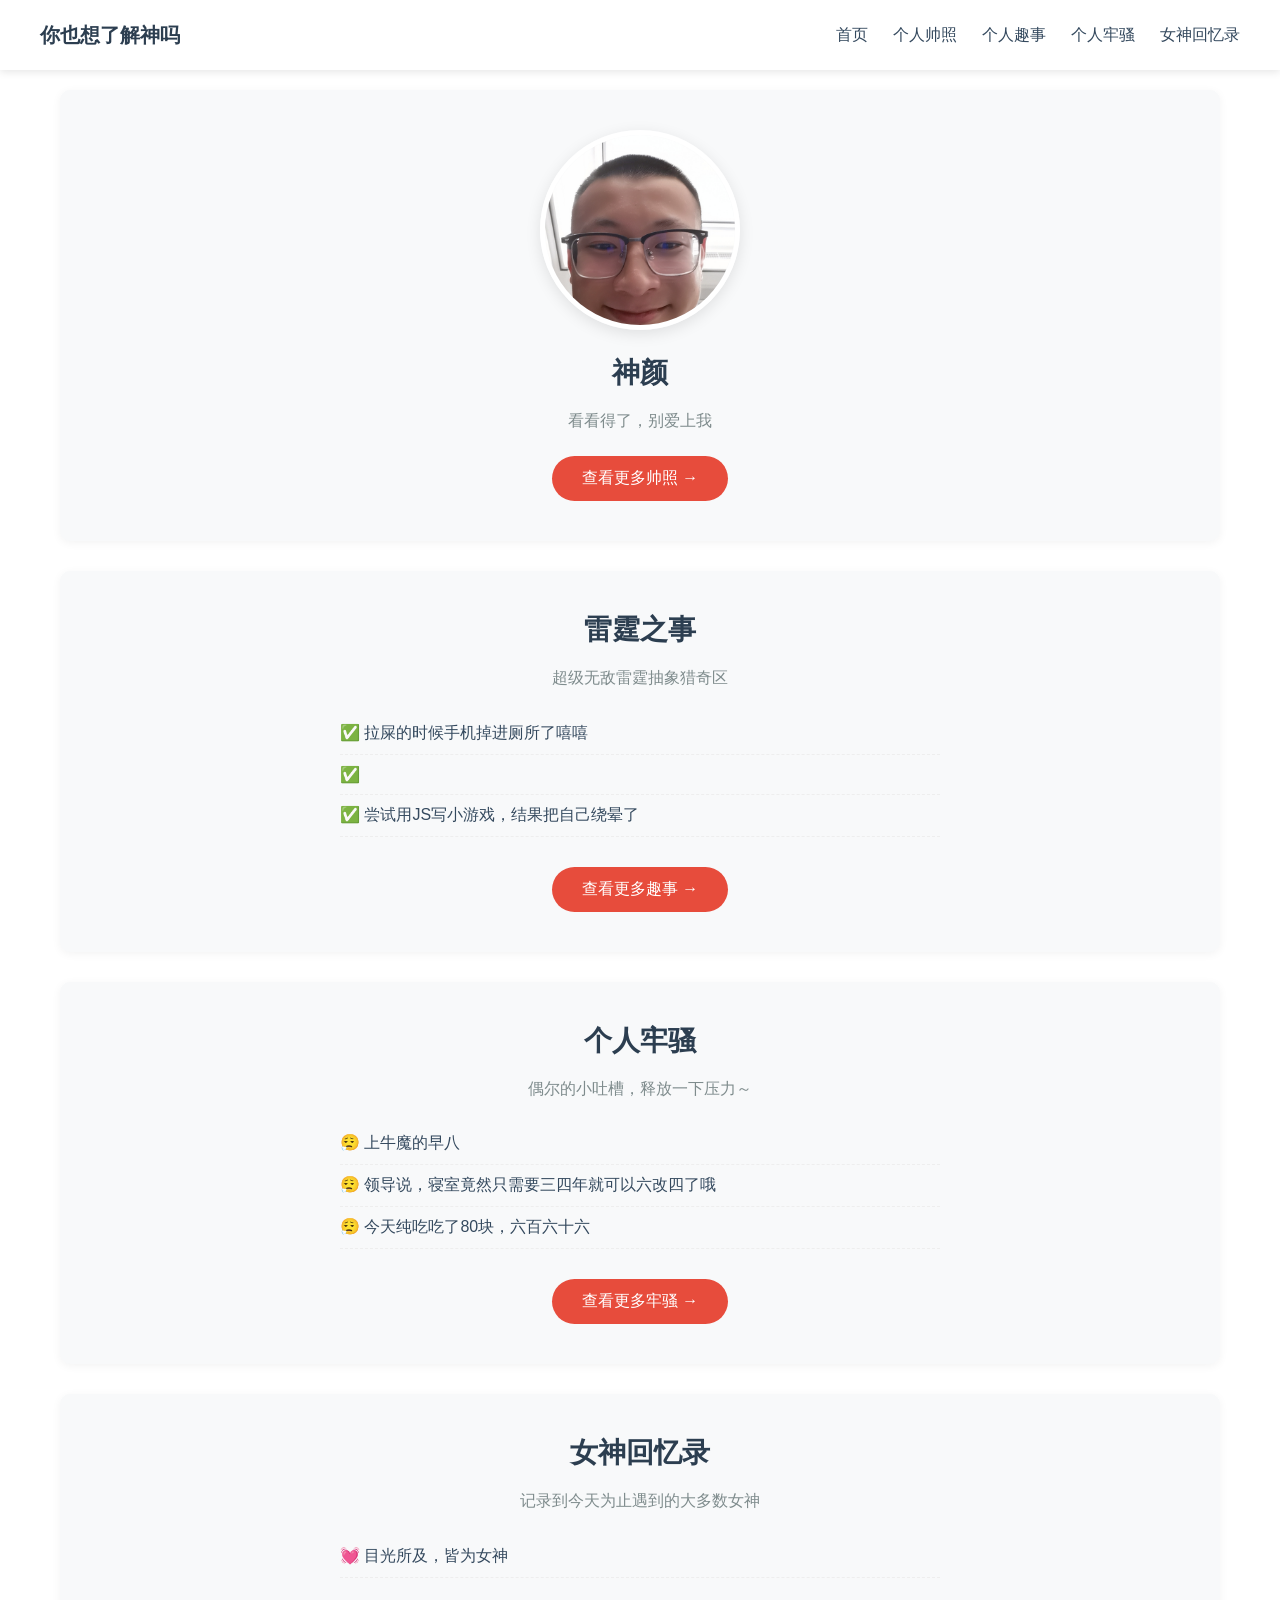
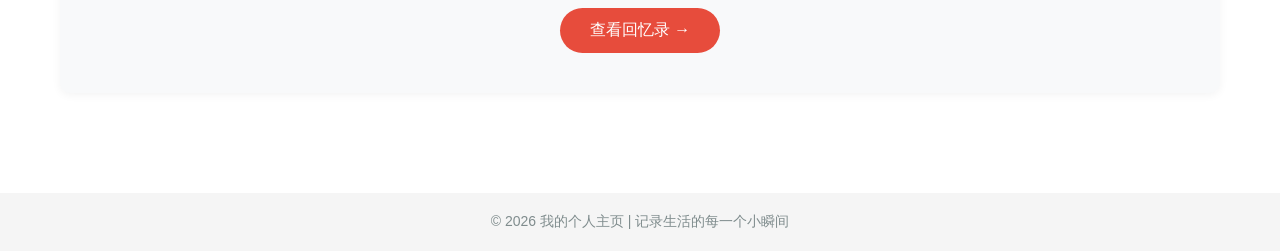
<file: index.html>
<!DOCTYPE html>
<html lang="zh-CN">
<head>
    <meta charset="UTF-8">
    <meta name="viewport" content="width=device-width, initial-scale=1.0">
    <title>我的个人主页 - 生活点滴</title>
    <!-- 引入外部CSS文件（CSS代码单独放在css/style.css里） -->
    <link rel="stylesheet" href="css/1.css">
</head>
<body>
    <!-- 导航栏：固定在顶部，方便跳转各页面 -->
    <nav>
        <div class="nav-container">
            <div class="nav-logo">你也想了解神吗</div>
            <ul class="nav-menu">
                <li><a href="index.html">首页</a></li>
                <li><a href="photos.html">个人帅照</a></li>
                <li><a href="stories.html">个人趣事</a></li>
                <li><a href="complaints.html">个人牢骚</a></li>
                <li><a href="memories.html">女神回忆录</a></li>
            </ul>
        </div>
    </nav>

    <!-- 主内容区：4个板块从上到下排列 -->
    <main>
        <!-- 1. 个人帅照板块 -->
        <section id="photos" class="section-item">
            <div class="section-content">
                <!-- 帅照展示区 -->
                <img src="images/2.jpg" alt="我的帅照" class="section-img">
                <h2 class="section-title">神颜</h2>
                <p class="section-desc">看看得了，别爱上我</p>
                <!-- 跳转按钮：指向photos.html -->
                <a href="photos.html" class="section-btn">查看更多帅照 →</a>
            </div>
        </section>

        <!-- 2. 个人趣事板块 -->
        <section id="stories" class="section-item">
            <div class="section-content">
                <h2 class="section-title">雷霆之事</h2>
                <p class="section-desc">超级无敌雷霆抽象猎奇区</p>
                <ul class="section-list">
                    <li>✅ 拉屎的时候手机掉进厕所了嘻嘻</li>
                    <li>✅ </li>
                    <li>✅ 尝试用JS写小游戏，结果把自己绕晕了</li>
                </ul>
                <!-- 跳转按钮：指向stories.html -->
                <a href="stories.html" class="section-btn">查看更多趣事 →</a>
            </div>
        </section>

        <!-- 3. 个人牢骚板块 -->
        <section id="complaints" class="section-item">
            <div class="section-content">
                <h2 class="section-title">个人牢骚</h2>
                <p class="section-desc">偶尔的小吐槽，释放一下压力～</p>
                <ul class="section-list">
                    <li>😮‍💨 上牛魔的早八</li>
                    <li>😮‍💨 领导说，寝室竟然只需要三四年就可以六改四了哦</li>
                    <li>😮‍💨 今天纯吃吃了80块，六百六十六</li>
                </ul>
                <!-- 跳转按钮：指向complaints.html -->
                <a href="complaints.html" class="section-btn">查看更多牢骚 →</a>
            </div>
        </section>

        <!-- 4. 女神回忆录板块 -->
        <section id="memories" class="section-item">
            <div class="section-content">
                <h2 class="section-title">女神回忆录</h2>
                <p class="section-desc">记录到今天为止遇到的大多数女神</p>
                <ul class="section-list">
                    <li>💓 目光所及，皆为女神</li>

                </ul>
                <!-- 跳转按钮：指向memories.html -->
                <a href="memories.html" class="section-btn">查看回忆录 →</a>
            </div>
        </section>
    </main>

    <!-- 页脚 -->
    <footer>
        <p>© 2026 我的个人主页 | 记录生活的每一个小瞬间</p>
    </footer>

    <!-- 简单JS：实现导航栏点击平滑滚动（可选） -->
    <script>
        // 导航栏平滑滚动到页面内板块（首页内跳转）
        const navLinks = document.querySelectorAll('.nav-menu a');
        navLinks.forEach(link => {
            link.addEventListener('click', function(e) {
                // 只对首页内的锚点做平滑滚动，跳转其他页面则正常跳转
                const targetHref = this.getAttribute('href');
                if (targetHref.startsWith('#')) {
                    e.preventDefault();
                    document.querySelector(targetHref).scrollIntoView({
                        behavior: 'smooth'
                    });
                }
            });
        });
    </script>
</body>
</html>
</file>
<file: css/1.css>
/* 全局样式重置 */
* {
    margin: 0;
    padding: 0;
    box-sizing: border-box;
    font-family: "Microsoft YaHei", sans-serif;
}

/* 导航栏样式 */
nav {
    position: fixed;
    top: 0;
    width: 100%;
    background-color: #fff;
    box-shadow: 0 2px 8px rgba(0, 0, 0, 0.1);
    z-index: 999;
    padding: 0 20px;
}

.nav-container {
    max-width: 1200px;
    margin: 0 auto;
    display: flex;
    justify-content: space-between;
    align-items: center;
    height: 70px;
}

.nav-logo {
    font-size: 20px;
    font-weight: bold;
    color: #2c3e50;
}

.nav-menu {
    display: flex;
    list-style: none;
}

.nav-menu li {
    margin-left: 25px;
}

.nav-menu a {
    text-decoration: none;
    color: #34495e;
    font-size: 16px;
    transition: color 0.3s;
}

.nav-menu a:hover {
    color: #e74c3c; /* 红色系，更贴近青春感 */
}

/* 主内容区：给导航栏留顶部空间 */
main {
    max-width: 1200px;
    margin: 0 auto;
    padding: 90px 20px 50px;
}

/* 每个板块的通用样式：从上到下排列，间距适中 */
.section-item {
    width: 100%;
    background-color: #f8f9fa;
    border-radius: 10px;
    padding: 40px 20px;
    margin-bottom: 30px;
    box-shadow: 0 2px 10px rgba(0, 0, 0, 0.05);
}

.section-content {
    max-width: 800px;
    margin: 0 auto;
    text-align: center;
}

/* 板块图片样式（帅照） */
.section-img {
    width: 200px;
    height: 200px;
    border-radius: 50%;
    object-fit: cover;
    border: 5px solid #fff;
    box-shadow: 0 4px 15px rgba(0, 0, 0, 0.1);
    margin-bottom: 20px;
}

/* 板块标题 */
.section-title {
    font-size: 28px;
    color: #2c3e50;
    margin-bottom: 15px;
}

/* 板块描述文字 */
.section-desc {
    font-size: 16px;
    color: #7f8c8d;
    line-height: 1.8;
    margin-bottom: 20px;
}

/* 板块列表（趣事/牢骚/回忆录） */
.section-list {
    list-style: none;
    margin-bottom: 30px;
    text-align: left;
    max-width: 600px;
    margin: 0 auto 30px;
}

.section-list li {
    padding: 10px 0;
    color: #34495e;
    border-bottom: 1px dashed #eee;
}

/* 跳转按钮样式 */
.section-btn {
    display: inline-block;
    padding: 12px 30px;
    background-color: #e74c3c;
    color: #fff;
    text-decoration: none;
    border-radius: 30px;
    font-size: 16px;
    transition: background-color 0.3s, transform 0.3s;
}

.section-btn:hover {
    background-color: #c0392b;
    transform: translateY(-3px);
}

/* 页脚样式 */
footer {
    text-align: center;
    padding: 20px;
    color: #7f8c8d;
    font-size: 14px;
    background-color: #f5f5f5;
    margin-top: 20px;
}

/* 响应式适配：手机端 */
@media (max-width: 768px) {
    .nav-menu li {
        margin-left: 15px;
    }
    .nav-menu a {
        font-size: 14px;
    }
    .section-title {
        font-size: 24px;
    }
    .section-img {
        width: 150px;
        height: 150px;
    }
    .section-list {
        max-width: 90%;
    }
}
</file>
